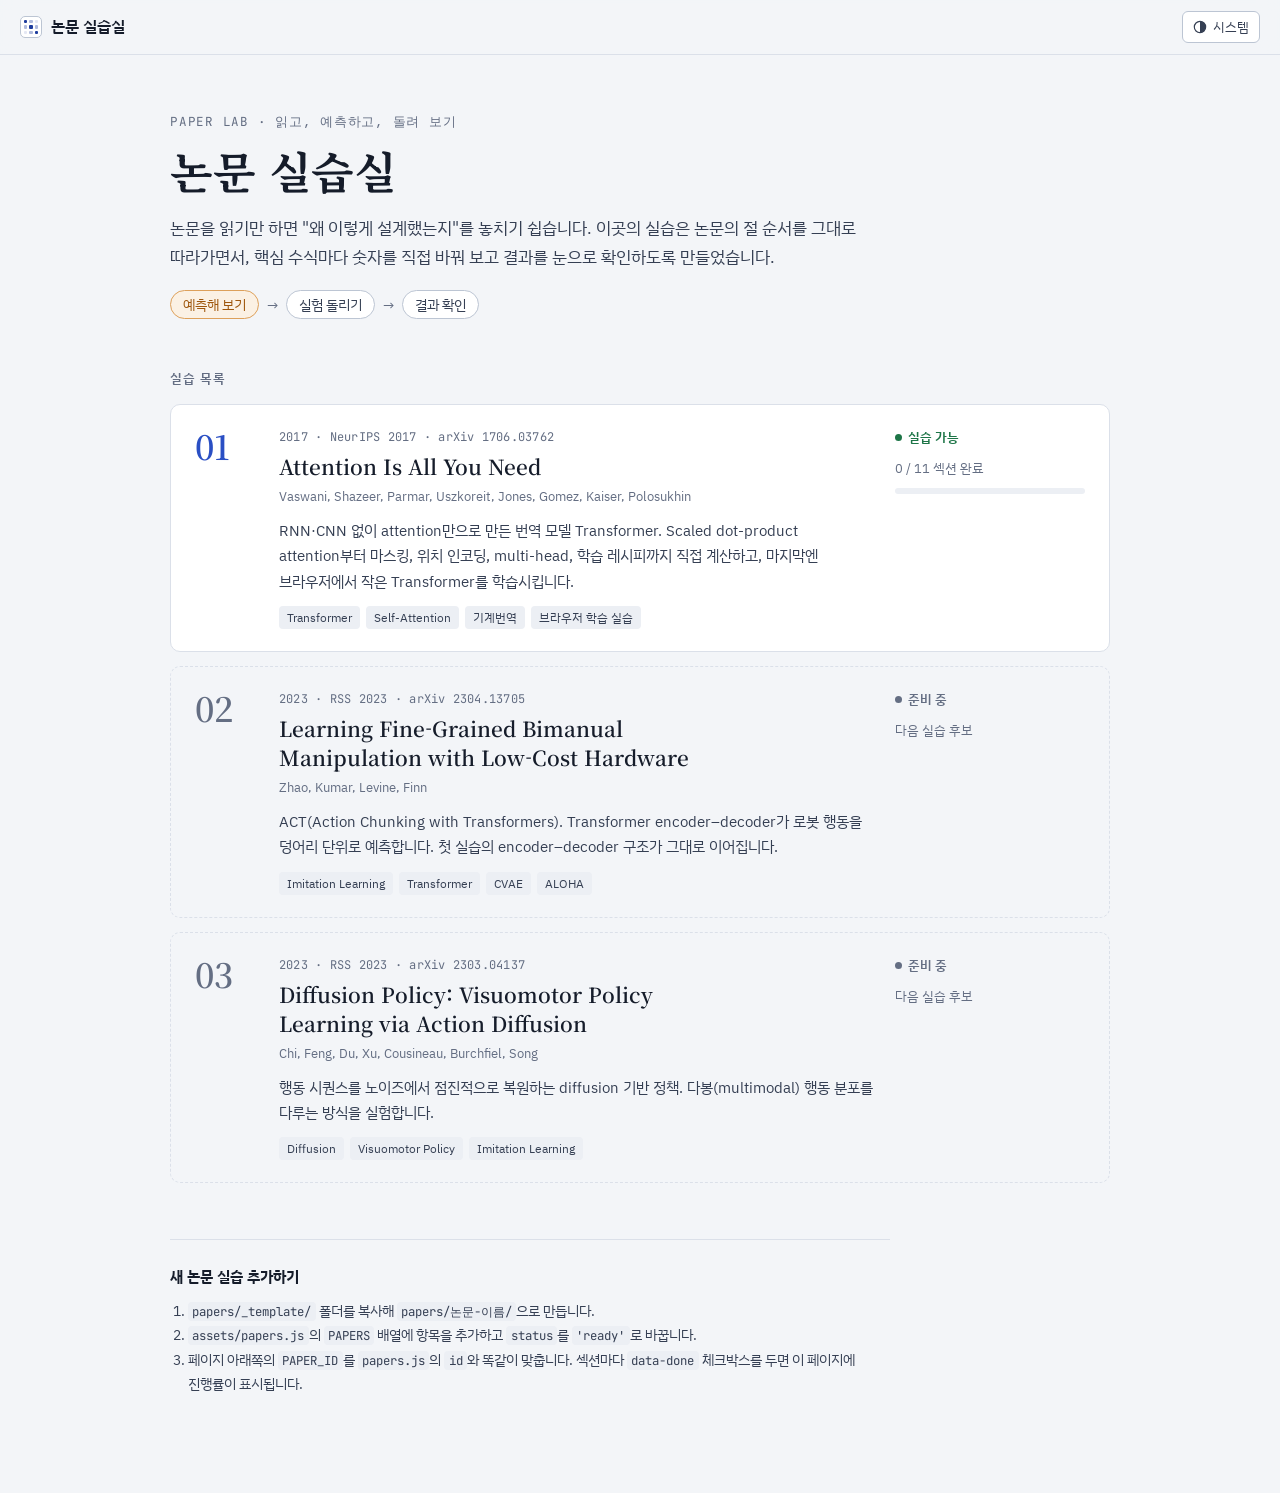
<file: index.html>
<!doctype html>
<html lang="ko">
<head>
<meta charset="utf-8">
<meta name="viewport" content="width=device-width, initial-scale=1, viewport-fit=cover">
<title>논문 실습실</title>
<meta name="description" content="논문의 설계 의도를 직접 실험으로 확인하는 인터랙티브 실습 모음">
<script>try{var t=localStorage.getItem('lab:theme');if(t==='light'||t==='dark')document.documentElement.setAttribute('data-theme',t);}catch(e){}</script>
<link rel="preconnect" href="https://fonts.googleapis.com">
<link rel="preconnect" href="https://fonts.gstatic.com" crossorigin>
<link rel="stylesheet" href="https://fonts.googleapis.com/css2?family=IBM+Plex+Sans+KR:wght@400;500;600;700&family=JetBrains+Mono:wght@400;500;600&family=Noto+Serif+KR:wght@500;600;700&display=swap" media="print" onload="this.media='all'">
<link rel="stylesheet" href="assets/site.css?v=3">
</head>
<body>
<header class="topbar">
  <div class="topbar-inner">
    <a class="brand" href="index.html"><span class="brand-mark" aria-hidden="true"><i></i><i></i><i></i><i></i><i></i><i></i><i></i><i></i><i></i></span>논문 실습실</a>
    <span class="topbar-spacer"></span>
    <button class="theme-btn" type="button" data-theme-toggle>
      <svg viewBox="0 0 16 16" aria-hidden="true"><circle cx="8" cy="8" r="6.5" fill="none" stroke="currentColor" stroke-width="1.3"/><path d="M8 1.5a6.5 6.5 0 0 1 0 13z" fill="currentColor"/></svg>
      <span>시스템</span>
    </button>
  </div>
</header>

<main class="hub-main">
  <section class="hub-intro">
    <p class="eyebrow">PAPER LAB · 읽고, 예측하고, 돌려 보기</p>
    <h1>논문 실습실</h1>
    <p>논문을 읽기만 하면 "왜 이렇게 설계했는지"를 놓치기 쉽습니다. 이곳의 실습은 논문의 절 순서를 그대로 따라가면서, 핵심 수식마다 숫자를 직접 바꿔 보고 결과를 눈으로 확인하도록 만들었습니다.</p>
    <div class="loop" aria-label="실습 진행 방식">
      <span class="p">예측해 보기</span><i>→</i><span>실험 돌리기</span><i>→</i><span>결과 확인</span>
    </div>
  </section>

  <section aria-labelledby="list-h">
    <h2 class="hub-h2" id="list-h">실습 목록</h2>
    <ol class="paper-list" id="paper-list"></ol>
  </section>

  <section class="hub-note">
    <h2>새 논문 실습 추가하기</h2>
    <ol>
      <li><code>papers/_template/</code> 폴더를 복사해 <code>papers/논문-이름/</code>으로 만듭니다.</li>
      <li><code>assets/papers.js</code>의 <code>PAPERS</code> 배열에 항목을 추가하고 <code>status</code>를 <code>'ready'</code>로 바꿉니다.</li>
      <li>페이지 아래쪽의 <code>PAPER_ID</code>를 <code>papers.js</code>의 <code>id</code>와 똑같이 맞춥니다. 섹션마다 <code>data-done</code> 체크박스를 두면 이 페이지에 진행률이 표시됩니다.</li>
    </ol>
  </section>
</main>

<script src="assets/papers.js?v=3"></script>
<script src="assets/site.js?v=3"></script>
<script>
(function () {
  var list = document.getElementById('paper-list');
  function esc(s) { return String(s).replace(/[&<>"]/g, function (c) { return { '&': '&amp;', '<': '&lt;', '>': '&gt;', '"': '&quot;' }[c]; }); }
  list.innerHTML = (window.PAPERS || []).map(function (p, i) {
    var ready = p.status === 'ready';
    var done = ready ? window.LabStore.getDone(p.id).length : 0;
    var pct = ready && p.sections ? Math.round(done / p.sections * 100) : 0;
    var side = ready
      ? '<span class="status ready">실습 가능</span>' +
        '<span>' + done + ' / ' + p.sections + ' 섹션 완료</span>' +
        '<span class="meter" role="progressbar" aria-valuemin="0" aria-valuemax="100" aria-valuenow="' + pct + '"><i style="width:' + pct + '%"></i></span>'
      : '<span class="status planned">준비 중</span><span>다음 실습 후보</span>';
    var body =
      '<div class="paper-idx">' + String(i + 1).padStart(2, '0') + '</div>' +
      '<div>' +
        '<p class="paper-meta">' + p.year + ' · ' + esc(p.venue) + ' · arXiv ' + esc(p.arxiv) + '</p>' +
        '<h3 class="paper-title">' + esc(p.title) + '</h3>' +
        '<p class="paper-authors">' + esc(p.authors) + '</p>' +
        '<p class="paper-desc">' + esc(p.summary) + '</p>' +
        '<div class="tags">' + p.tags.map(function (t) { return '<span class="tag">' + esc(t) + '</span>'; }).join('') + '</div>' +
      '</div>' +
      '<div class="paper-side">' + side + '</div>';
    return ready
      ? '<li><a class="paper" href="' + esc(p.href) + '">' + body + '</a></li>'
      : '<li><div class="paper planned">' + body + '</div></li>';
  }).join('');
})();
</script>
</body>
</html>
</file>
<file: assets/site.css>
/* ==========================================================================
   논문 실습실 — 공통 스타일
   색·글꼴은 모두 토큰(:root 변수)으로 정의하고, 다크 테마는 토큰만 다시 정의한다.
   ========================================================================== */

:root {
  color-scheme: light;
  --bg: #F3F5F8;
  --surface: #FFFFFF;
  --surface-2: #ECEFF4;
  --ink: #151C2A;
  --ink-2: #353F53;
  --muted: #646E83;
  --line: #DBE0E9;
  --line-strong: #BCC5D3;
  --accent: #2A4FC4;
  --accent-hover: #1F3FA6;
  --accent-ink: #FFFFFF;
  --accent-soft: #E4EAFA;
  --amber: #9E560C;
  --amber-line: #DDA05A;
  --amber-soft: #FBF1E4;
  --good: #1D7547;
  --good-soft: #E1F2E8;
  --bad: #AE3628;
  --bad-soft: #F8E4E0;
  --heat-0: #FFFFFF;
  --heat-1: #1E3D9E;
  --heat-ink-hi: #FFFFFF;
  --pos: #2A4FC4;
  --neg: #C0472C;
  --zero: #FFFFFF;
  --c1: #2A4FC4;
  --c2: #C7611A;
  --c3: #1F8757;
  --c4: #8A3DB6;
  --c5: #B83058;
  --c6: #5F6B80;
  --shadow: 0 1px 2px rgba(21, 28, 42, .05), 0 6px 20px rgba(21, 28, 42, .05);
  --font-sans: "IBM Plex Sans KR", "Apple SD Gothic Neo", "Malgun Gothic", "Noto Sans KR", system-ui, sans-serif;
  --font-serif: "Noto Serif KR", "AppleMyungjo", "Batang", Georgia, serif;
  --font-mono: "JetBrains Mono", "Cascadia Code", Consolas, ui-monospace, monospace;
  --top: 54px;
}

@media (prefers-color-scheme: dark) {
  :root:not([data-theme="light"]) {
    color-scheme: dark;
    --bg: #0C1017;
    --surface: #131922;
    --surface-2: #1A212D;
    --ink: #E5E9F0;
    --ink-2: #C0C7D3;
    --muted: #8B95A8;
    --line: #242D3C;
    --line-strong: #354054;
    --accent: #86A2FF;
    --accent-hover: #A6BBFF;
    --accent-ink: #0C1017;
    --accent-soft: #1B2646;
    --amber: #EBA75E;
    --amber-line: #8E6332;
    --amber-soft: #2A2016;
    --good: #63C58F;
    --good-soft: #142E1E;
    --bad: #F2866F;
    --bad-soft: #381D17;
    --heat-0: #131922;
    --heat-1: #9DB4FF;
    --heat-ink-hi: #0C1017;
    --pos: #86A2FF;
    --neg: #F2866F;
    --zero: #131922;
    --c1: #86A2FF;
    --c2: #F0A060;
    --c3: #5CC48C;
    --c4: #C58EF2;
    --c5: #F27FA2;
    --c6: #9AA4B6;
    --shadow: 0 1px 2px rgba(0, 0, 0, .35), 0 6px 20px rgba(0, 0, 0, .25);
  }
}

:root[data-theme="dark"] {
  color-scheme: dark;
  --bg: #0C1017;
  --surface: #131922;
  --surface-2: #1A212D;
  --ink: #E5E9F0;
  --ink-2: #C0C7D3;
  --muted: #8B95A8;
  --line: #242D3C;
  --line-strong: #354054;
  --accent: #86A2FF;
  --accent-hover: #A6BBFF;
  --accent-ink: #0C1017;
  --accent-soft: #1B2646;
  --amber: #EBA75E;
  --amber-line: #8E6332;
  --amber-soft: #2A2016;
  --good: #63C58F;
  --good-soft: #142E1E;
  --bad: #F2866F;
  --bad-soft: #381D17;
  --heat-0: #131922;
  --heat-1: #9DB4FF;
  --heat-ink-hi: #0C1017;
  --pos: #86A2FF;
  --neg: #F2866F;
  --zero: #131922;
  --c1: #86A2FF;
  --c2: #F0A060;
  --c3: #5CC48C;
  --c4: #C58EF2;
  --c5: #F27FA2;
  --c6: #9AA4B6;
  --shadow: 0 1px 2px rgba(0, 0, 0, .35), 0 6px 20px rgba(0, 0, 0, .25);
}

/* ---------- 기본 ---------- */
*, *::before, *::after { box-sizing: border-box; }
html { -webkit-text-size-adjust: 100%; scroll-behavior: smooth; scroll-padding-top: calc(var(--top) + 16px); }
body {
  margin: 0;
  background: var(--bg);
  color: var(--ink);
  font-family: var(--font-sans);
  font-size: 15.5px;
  line-height: 1.75;
  word-break: keep-all;
  overflow-wrap: break-word;
  -webkit-font-smoothing: antialiased;
}
img, svg, canvas { max-width: 100%; }
a { color: var(--accent); text-underline-offset: 3px; }
a:hover { color: var(--accent-hover); }
h1, h2, h3, h4 { text-wrap: balance; color: var(--ink); }
p { margin: 0 0 .9em; }
code, kbd, .mono { font-family: var(--font-mono); font-size: .88em; }
code { background: var(--surface-2); padding: .08em .35em; border-radius: 4px; }
b, strong { font-weight: 600; }
hr { border: 0; border-top: 1px solid var(--line); margin: 24px 0; }
[hidden] { display: none !important; }
:focus-visible { outline: 2px solid var(--accent); outline-offset: 2px; }

@media (prefers-reduced-motion: reduce) {
  html { scroll-behavior: auto; }
  *, *::before, *::after { animation-duration: .001ms !important; animation-iteration-count: 1 !important; transition-duration: .001ms !important; }
}

/* ---------- 상단 바 ---------- */
.topbar {
  position: sticky;
  top: env(safe-area-inset-top, 0px);
  z-index: 30;
  background: color-mix(in oklab, var(--bg) 86%, transparent);
  -webkit-backdrop-filter: blur(10px);
  backdrop-filter: blur(10px);
  border-bottom: 1px solid var(--line);
}
.topbar-inner {
  display: flex;
  align-items: center;
  gap: 14px;
  max-width: 1480px;
  margin: 0 auto;
  padding-inline: 20px;
  height: var(--top);
}
.brand {
  display: inline-flex;
  align-items: center;
  gap: 9px;
  font-weight: 600;
  color: var(--ink);
  text-decoration: none;
  white-space: nowrap;
}
.brand:hover { color: var(--accent); }
.brand-mark {
  width: 22px; height: 22px; border-radius: 5px;
  display: grid; grid-template-columns: repeat(3, 1fr); gap: 2px; padding: 3px;
  background: var(--surface); border: 1px solid var(--line-strong);
}
.brand-mark i { display: block; border-radius: 1px; background: var(--heat-1); }
.brand-mark i:nth-child(1), .brand-mark i:nth-child(5), .brand-mark i:nth-child(9) { opacity: 1; }
.brand-mark i:nth-child(2), .brand-mark i:nth-child(4), .brand-mark i:nth-child(6), .brand-mark i:nth-child(8) { opacity: .35; }
.brand-mark i:nth-child(3), .brand-mark i:nth-child(7) { opacity: .12; }
.crumb { color: var(--muted); font-size: 14px; white-space: nowrap; overflow: hidden; text-overflow: ellipsis; min-width: 0; }
.crumb b { color: var(--ink); font-weight: 500; }
.topbar-spacer { flex: 1; }
.theme-btn {
  display: inline-flex; align-items: center; gap: 6px;
  font: inherit; font-size: 13px; color: var(--ink-2);
  background: var(--surface); border: 1px solid var(--line-strong); border-radius: 6px;
  padding: 4px 10px; cursor: pointer; white-space: nowrap;
}
.theme-btn:hover { border-color: var(--accent); color: var(--accent); }
.theme-btn svg { width: 14px; height: 14px; }

/* ---------- 버튼·컨트롤 ---------- */
.btn {
  display: inline-flex; align-items: center; justify-content: center; gap: 6px;
  font: inherit; font-size: 13.5px; line-height: 1.3;
  padding: 6px 13px; border-radius: 6px;
  border: 1px solid var(--line-strong); background: var(--surface); color: var(--ink);
  cursor: pointer; white-space: nowrap; text-decoration: none;
}
.btn:hover:not(:disabled) { border-color: var(--accent); color: var(--accent); }
.btn:disabled { opacity: .45; cursor: not-allowed; }
.btn.primary { background: var(--accent); border-color: var(--accent); color: var(--accent-ink); }
.btn.primary:hover:not(:disabled) { background: var(--accent-hover); border-color: var(--accent-hover); color: var(--accent-ink); }
.btn.small { padding: 3px 9px; font-size: 12.5px; }

.seg { display: inline-flex; border: 1px solid var(--line-strong); border-radius: 6px; overflow: hidden; background: var(--surface); flex-wrap: nowrap; }
.seg button {
  border: 0; background: transparent; font: inherit; font-size: 13px; color: var(--ink-2);
  padding: 4px 11px; cursor: pointer; white-space: nowrap; line-height: 1.5;
}
.seg button + button { border-left: 1px solid var(--line-strong); }
.seg button:hover { color: var(--accent); }
.seg button[aria-pressed="true"] { background: var(--accent); color: var(--accent-ink); }

input[type="range"] { accent-color: var(--accent); }
input[type="checkbox"], input[type="radio"] { accent-color: var(--accent); width: 15px; height: 15px; margin: 0; }
select, input[type="number"], input[type="text"] {
  font: inherit; font-size: 13.5px; color: var(--ink);
  background: var(--surface); border: 1px solid var(--line-strong); border-radius: 6px;
  padding: 4px 8px; min-width: 0;
}
input[type="number"] { font-family: var(--font-mono); font-size: 13px; }
input[type="text"] { font-family: var(--font-mono); }

/* ---------- 허브(메인) 페이지 ---------- */
.hub-main { max-width: 980px; margin: 0 auto; padding-inline: 20px; padding-block: 56px 96px; }
.hub-intro { max-width: 720px; margin-bottom: 48px; }
.hub-intro .eyebrow { font-family: var(--font-mono); font-size: 12.5px; letter-spacing: .06em; color: var(--muted); margin-bottom: 10px; }
.hub-intro h1 { font-family: var(--font-serif); font-size: clamp(2rem, 4.4vw, 2.75rem); line-height: 1.25; margin: 0 0 16px; font-weight: 700; letter-spacing: -.01em; }
.hub-intro p { font-size: 16.5px; color: var(--ink-2); }
.loop {
  display: flex; flex-wrap: wrap; align-items: center; gap: 8px; margin-top: 18px;
  font-size: 13.5px; color: var(--ink-2);
}
.loop span { border: 1px solid var(--line-strong); border-radius: 999px; padding: 2px 12px; background: var(--surface); }
.loop span.p { border-color: var(--amber-line); background: var(--amber-soft); color: var(--amber); }
.loop i { font-style: normal; color: var(--muted); }

.hub-h2 { font-size: 13px; font-weight: 600; letter-spacing: .08em; color: var(--muted); margin: 0 0 14px; }
.paper-list { list-style: none; margin: 0; padding: 0; display: grid; gap: 14px; }
.paper {
  display: grid; grid-template-columns: 64px minmax(0, 1fr) 190px; gap: 20px; align-items: start;
  background: var(--surface); border: 1px solid var(--line); border-radius: 10px;
  padding: 22px 24px; color: inherit; text-decoration: none; position: relative;
}
a.paper:hover { border-color: var(--accent); color: inherit; }
a.paper:hover .paper-title { color: var(--accent); }
.paper.planned { background: transparent; border-style: dashed; }
.paper-idx { font-family: var(--font-serif); font-size: 2.1rem; line-height: 1; color: var(--accent); font-weight: 600; padding-top: 2px; }
.paper.planned .paper-idx { color: var(--muted); }
.paper-meta { font-family: var(--font-mono); font-size: 12px; color: var(--muted); margin: 0 0 4px; letter-spacing: .02em; }
.paper-title { font-family: var(--font-serif); font-size: 1.3rem; line-height: 1.4; margin: 0 0 4px; font-weight: 600; }
.paper-authors { font-size: 13px; color: var(--muted); margin: 0 0 10px; }
.paper-desc { font-size: 14.5px; color: var(--ink-2); margin: 0 0 12px; }
.tags { display: flex; flex-wrap: wrap; gap: 6px; }
.tag { font-size: 12px; padding: 1px 8px; border-radius: 4px; background: var(--surface-2); color: var(--ink-2); }
.paper-side { display: flex; flex-direction: column; gap: 8px; align-items: stretch; font-size: 13px; color: var(--muted); }
.status { display: inline-flex; align-items: center; gap: 6px; font-size: 12.5px; font-weight: 600; }
.status::before { content: ""; width: 7px; height: 7px; border-radius: 50%; background: currentColor; }
.status.ready { color: var(--good); }
.status.planned { color: var(--muted); }
.meter { height: 6px; border-radius: 3px; background: var(--surface-2); overflow: hidden; }
.meter i { display: block; height: 100%; background: var(--accent); border-radius: 3px; }
.hub-note { margin-top: 56px; padding-top: 24px; border-top: 1px solid var(--line); color: var(--ink-2); font-size: 14px; max-width: 720px; }
.hub-note h2 { font-size: 15px; margin: 0 0 8px; }
.hub-note ol { margin: 0; padding-left: 1.3em; }

@media (max-width: 720px) {
  .paper { grid-template-columns: minmax(0, 1fr); gap: 10px; padding: 18px; }
  .paper-idx { font-size: 1.5rem; }
}
</file>
